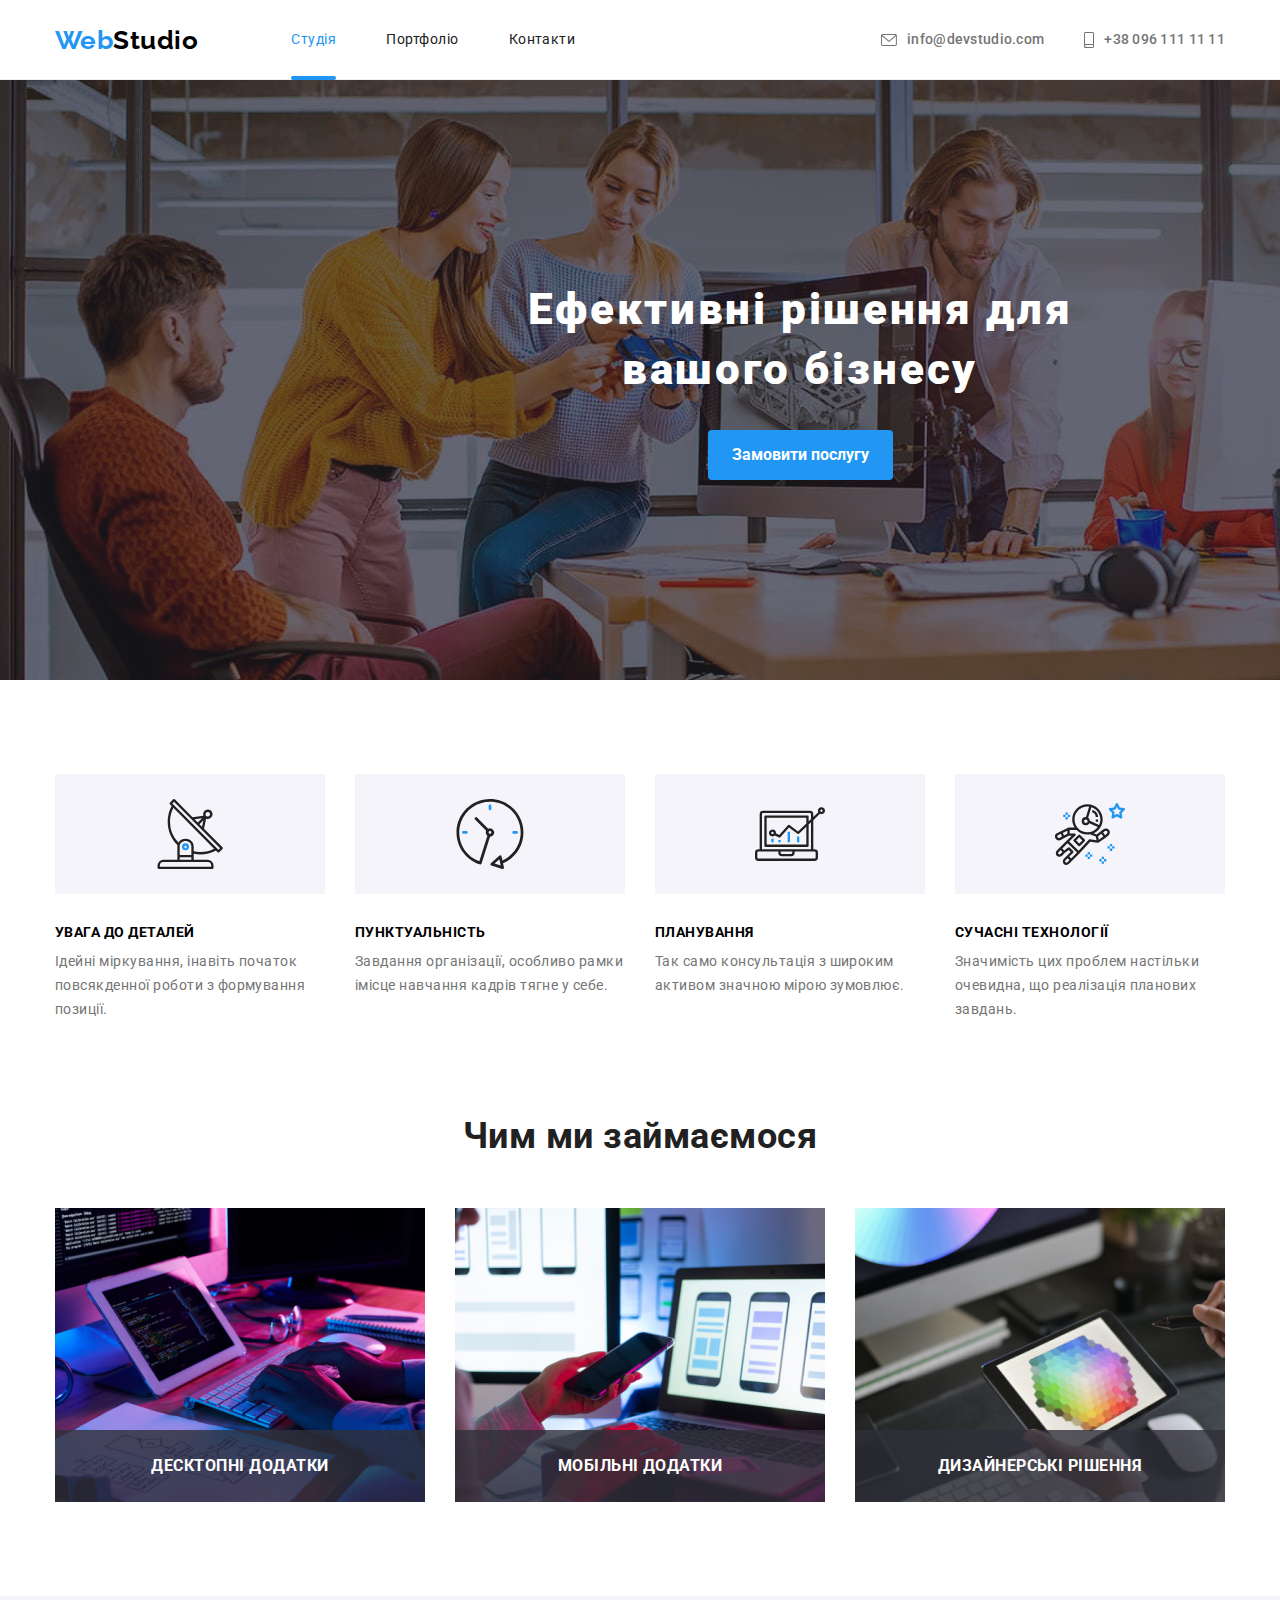
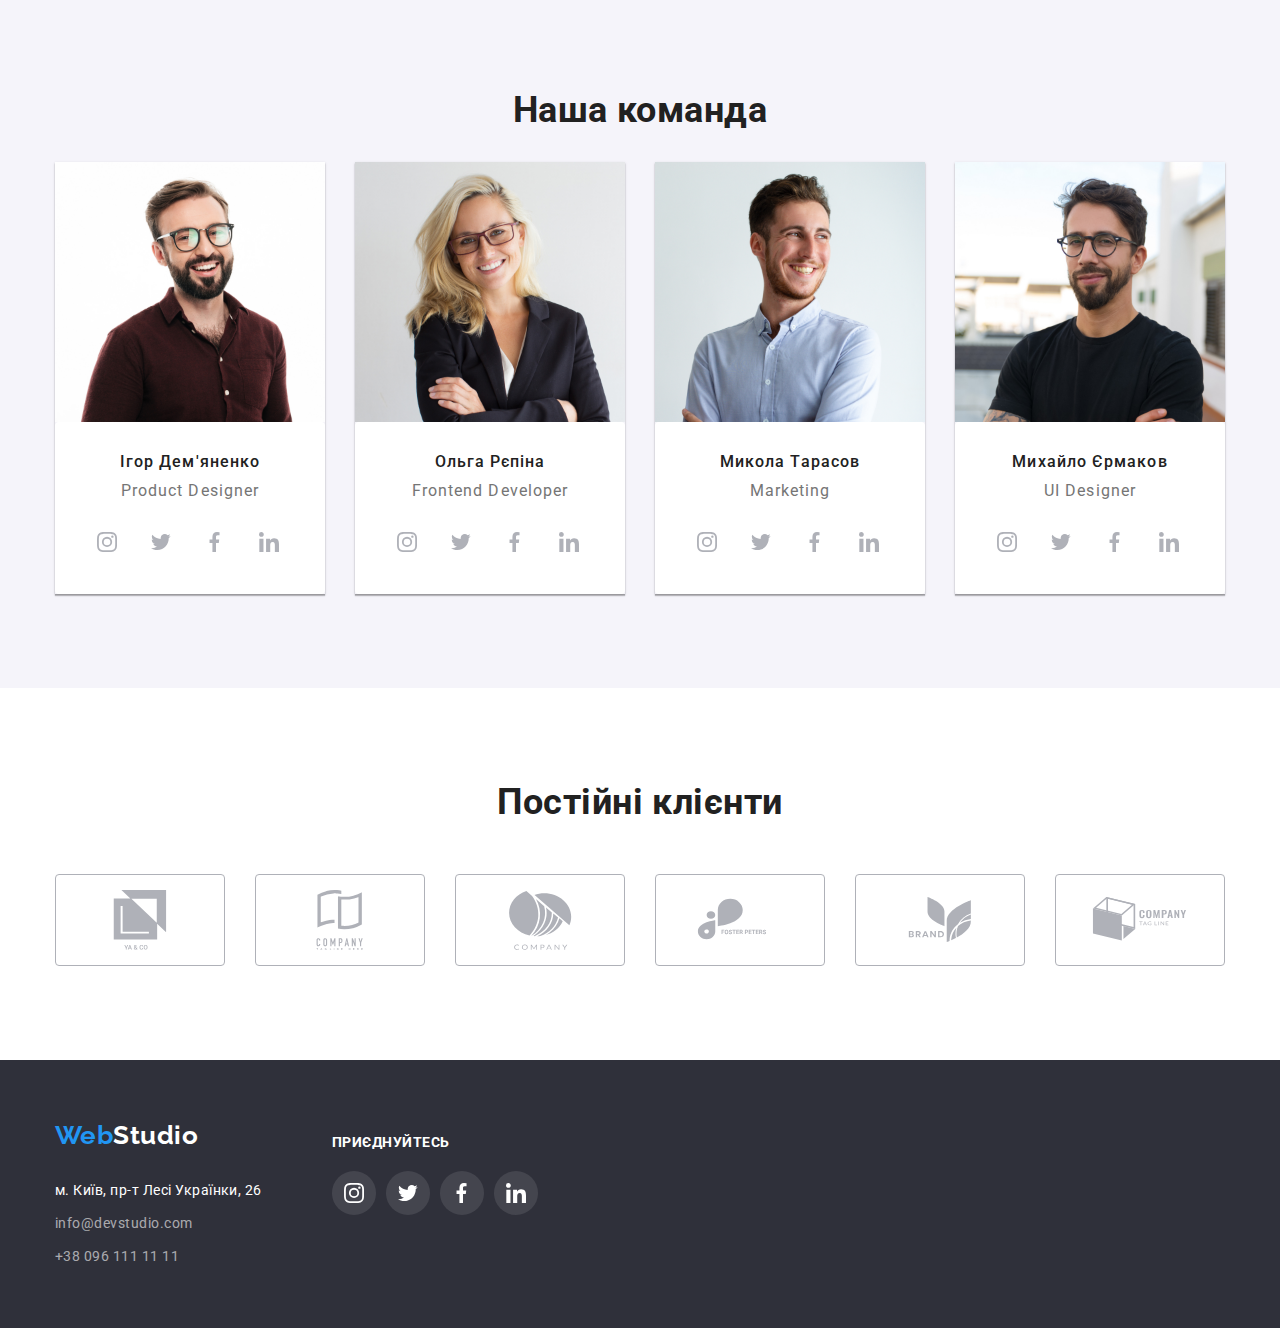
<file: index.html>
<!DOCTYPE html>
<html lang="en">
<head>
    <meta charset="UTF-8">
    <meta http-equiv="X-UA-Compatible" content="IE=edge">
    <meta name="viewport" content="width=device-width, initial-scale=1.0">
    <title>Document</title>
    <link rel="preconnect" href="https://fonts.googleapis.com">
    <link rel="preconnect" href="https://fonts.gstatic.com" crossorigin>
    <link href="https://fonts.googleapis.com/css2?family=Raleway:wght@700&family=Roboto:wght@400;500;700;900&display=swap" rel="stylesheet">
    <link rel="stylesheet" href="https://cdn.jsdelivr.net/npm/modern-normalize@1.1.0/modern-normalize.min.css">
    <link rel="stylesheet" href="./css/styles.css">
</head>
<body>

    <header class="header">
    <div class="container-header main-nav">
        <a href="./index.html" class="logo">
            Web<span class="studio">Studio</span>
        </a>
            <nav >
                <ul class=" site-nav list">
                    <li class="site-item"> <a href="./index.html" class="link site-title current">Студія</a></li>
                    <li class="site-item"> <a href="./portfolio.html" class=" link site-title">Портфоліо</a></li>
                    <li class="site-item"> <a href="./index.html" class="link site-title">Контакти</a></li>
                </ul>
            </nav>
        <ul class="contact list">
            <li class="nav-link link">
                <a href="mailto:" class="mail-title mail">
                    <svg width="16px" height="12px" class="mail-icon">
                        <use href="./images/symbol-defs.svg#icon-envelope-hover"></use>
                    </svg>info@devstudio.com
                </a>
                
            </li>
            <li class="nav-link link">
                <a href="tel:+" class="mail-title mail">
                    <svg width="10px" height="16px" class="mail-icon">
                        <use href="./images/symbol-defs.svg#icon-smartphone"></use>
                    </svg>+38 096 111 11 11
                </a>
            </li>
                
        </ul>
    </div>
    </header>

    <main>
        <div class="overlay">
            <section class="hero">
                <div class="container-hero">
                    <h1 class="hero-title">Ефективні рішення для <br> вашого бізнесу</h1>
                <button data-modal-open class="hero-list">Замовити послугу</button>
                </div>
            </section>
        </div>
        <section class="section">
            <div class="container">
                <ul class="futures list items">
                    <li class="title-items">
                        <div class="icon">
                            <svg width="70px" height="70px" class="icon-Group-1">
                                <use href="./images/symbol-defs.svg#icon-Group-1"></use>
                            </svg>

                        </div>
                        
                        <h3 class="title">УВАГА ДО ДЕТАЛЕЙ</h3>
                        <p class="desc">Ідейні міркування, інавіть початок повсякденної роботи з формування позиції.</p>
                    </li>
                    <li class="title-items">
                        <div class="icon">
                            <svg width="70px" height="70px" class="icon-clock-1">
                                <use href="./images/symbol-defs.svg#icon-clock-1"></use>
                            </svg>
                        </div>
                        <h3 class="title">ПУНКТУАЛЬНІСТЬ</h3>
                        <p class="desc">Завдання організації, особливо рамки імісце навчання кадрів тягне у себе.</p>
                    </li>
                    <li class="title-items">
                        <div class="icon">
                            <svg width="70px" height="70px" class="icon-diagram-1">
                                <use href="./images/symbol-defs.svg#icon-diagram-1"></use>
                            </svg>

                        </div>
                        <h3 class="title">ПЛАНУВАННЯ</h3>
                        <p class="desc">Так само консультація з широким активом значною мірою зумовлює.</p>
                    </li>
                    <li class="title-items">
                        <div class="icon">
                            <svg width="70px" height="70px" class="icon-astronaut-1">
                                <use href="./images/symbol-defs.svg#icon-astronaut-1"></use>
                            </svg>

                        </div>
                        <h3 class="title">СУЧАСНІ ТЕХНОЛОГІЇ</h3>
                        <p class="desc desc-items">Значимість цих проблем настільки очевидна, що реалізація планових завдань.</p>
                    </li>
                </ul>
            </div> 
        </section>
        <section class="section-work">
            <div class="container">
                <h2 class="heading">Чим ми займаємося</h2>
                <ul class="list image-block">
                    <li class="image-title">
                        <img class="image" src="./images/img.jpg" alt="робота за ноутбуком" width="370">
                        <p class="work">Десктопні додатки</p>
                    </li>
                    <li class="image-title">
                        <img class="image" src="./images/img(1).jpg" alt="ноутбук на столі" width="370">
                        <p class="work">Мобільні додатки</p>
                    </li>
                    <li class="image-title">
                        <img class="image" src="./images/img(2).jpg" alt="планшет в руках" width="370">
                        <p class="work">Дизайнерські рішення</p>
                    </li>
               </ul>
            </div>
        </section>
       
        <section class="sidebar">
            <div class="side-container">
                <h2 class="heading-sitebar">Наша команда</h2>
                <ul class="list sidebar-container">
                    <li class="flex-title">
                        <div class="">
                            <img src="./images/img(0)(1).jpg" alt="продукт дезайнер" width="270">
                        </div>
                        <div class="flex-contant">
                            <h3 class="section-title">Ігор Дем'яненко</h3>
                            <p class="item">Product Designer</p>
                            <ul class="social-list list">
                                <li class="soc-team">
                                    <a href="#" class="socl-link"><svg width="20px" height="20px">
                                        <use href="./images/symbol-defs.svg#icon-instagram"></use>
                                    </svg></a>
                                </li>
                                <li class="soc-team">
                                    <a href="#" class="socl-link"><svg width="20px" height="20px">
                                        <use href="./images/symbol-defs.svg#icon-twitter"></use>
                                    </svg></a>
                                </li>
                                <li class="soc-team">
                                    <a href="#" class="socl-link"><svg width="20px" height="20px">
                                        <use href="./images/symbol-defs.svg#icon-facebook"></use>
                                    </svg></a>
                                </li>
                                <li class="soc-team">
                                    <a href="#" class="socl-link"><svg width="20px" height="20px">
                                        <use href="./images/symbol-defs.svg#icon-linkedin"></use>
                                    </svg></a>
                                </li>
                            </ul>
                        </div>
                    </li>
                    <li class="flex-title">
                        <div class="">
                            <img src="./images/img(1)(1).jpg" alt="фронтенд розробник" width="270">
                        </div>
                        <div class="flex-contant">
                            <h3 class="section-title">Ольга Рєпіна</h3>
                        <p class="item">Frontend Developer</p>
                        <ul class="social-list list">
                            <li class="soc-team">
                                <a href="#" class="socl-link"><svg width="20px" height="20px">
                                    <use href="./images/symbol-defs.svg#icon-instagram"></use>
                                </svg></a>
                            </li>
                            <li class="soc-team">
                                <a href="#" class="socl-link"><svg width="20px" height="20px">
                                    <use href="./images/symbol-defs.svg#icon-twitter"></use>
                                </svg></a>
                            </li>
                            <li class="soc-team">
                                <a href="#" class="socl-link"><svg width="20px" height="20px">
                                    <use href="./images/symbol-defs.svg#icon-facebook"></use>
                                </svg></a>
                            </li>
                            <li class="soc-team">
                                <a href="#" class="socl-link"><svg width="20px" height="20px">
                                    <use href="./images/symbol-defs.svg#icon-linkedin"></use>
                                </svg></a>
                            </li>
                        </ul>
                        </div>
                          
                    </li>
                    <li class="flex-title">
                        <div class="">
                            <img src="./images/img(2)(1).jpg" alt="маркетинг" width="270">
                        </div>
                        <div class="flex-contant">
                            <h3 class="section-title">Микола Тарасов</h3>
                            <p class="item">Marketing</p>
                            <ul class="social-list list">
                                <li class="soc-team">
                                    <a href="#" class="socl-link"><svg width="20px" height="20px">
                                        <use href="./images/symbol-defs.svg#icon-instagram"></use>
                                    </svg></a>
                                </li>
                                <li class="soc-team">
                                    <a href="#" class="socl-link"><svg width="20px" height="20px">
                                        <use href="./images/symbol-defs.svg#icon-twitter"></use>
                                    </svg></a>
                                </li>
                                <li class="soc-team">
                                    <a href="#" class="socl-link"><svg width="20px" height="20px">
                                        <use href="./images/symbol-defs.svg#icon-facebook"></use>
                                    </svg></a>
                                </li>
                                <li class="soc-team">
                                    <a href="#" class="socl-link"><svg width="20px" height="20px">
                                        <use href="./images/symbol-defs.svg#icon-linkedin"></use>
                                    </svg></a>
                                </li>
                            </ul>
                        </div>
                    </li>
                    <li class="flex-title">
                        <div class="">
                            <img src="./images/img(3)(1).jpg" alt="юл дизайнер" width="270">
                        </div>
                        <div class="flex-contant">
                            <h3 class="section-title">Михайло Єрмаков</h3>
                            <p class="item">UI Designer</p>
                            <ul class="social-list list">
                                <li class="soc-team">
                                    <a href="#" class="socl-link"><svg width="20px" height="20px">
                                        <use href="./images/symbol-defs.svg#icon-instagram"></use>
                                    </svg></a>
                                </li>
                                <li class="soc-team">
                                    <a href="#" class="socl-link"><svg width="20px" height="20px">
                                        <use href="./images/symbol-defs.svg#icon-twitter"></use>
                                    </svg></a>
                                </li>
                                <li class="soc-team">
                                    <a href="#" class="socl-link"><svg width="20px" height="20px">
                                        <use href="./images/symbol-defs.svg#icon-facebook"></use>
                                    </svg></a>
                                </li>
                                <li class="soc-team">
                                    <a href="#" class="socl-link"><svg width="20px" height="20px">
                                        <use href="./images/symbol-defs.svg#icon-linkedin"></use>
                                    </svg></a>
                                </li>
                            </ul>
                        </div>
                    </li>
                </ul>
            </div>        
        </section>
        <section class="section">
            <div class="container">
                <h2 class="customers">Постійні клієнти</h2>
                <ul class="client list items">
                    <li class="item-clients">
                        <a href="" class="clients">
                            <svg width="106px" height="60px" class="clients-icon">
                                <use href="./images/symbol-defs.svg#icon-Union"></use>
                            </svg>
                        </a>
                    </li>
                    <li class="item-clients">
                        <a href="" class="clients">
                            <svg width="106px" height="60px" class="clients-icon">
                                <use href="./images/symbol-defs.svg#icon-company"></use>
                            </svg>
                        </a>
                    </li>
                    
                    <li class="item-clients">
                        <a href="" class="clients">
                            <svg width="106px" height="60px" class="clients-icon">
                                <use href="./images/symbol-defs.svg#icon-Object"></use>
                            </svg>
                        </a>
                    </li>
                    <li class="item-clients">
                        <a href="" class="clients">
                            <svg width="106px" height="60px" class="clients-icon">
                                <use href="./images/symbol-defs.svg#icon-Logo"></use>
                            </svg>
                        </a>
                    </li>
                    <li class="item-clients">
                        <a href="" class="clients">
                            <svg width="106px" height="60px" class="clients-icon">
                                <use href="./images/symbol-defs.svg#icon-Logo-1"></use>
                            </svg>
                        </a>
                    </li>
                    <li class="item-clients">
                        <a href="" class="clients">
                            <svg width="106px" height="60px" class="clients-icon">
                                <use href="./images/symbol-defs.svg#icon-Logo-2"></use>
                            </svg>
                        </a>
                    </li>
                </ul>

            </div>
        </section>
    </main>
    <div class="backdrop is-hidden" data-modal>
        <div class="modal">
            <button data-modal-close type="button" class="modal-button">
                <svg width="18px" height="18px" class="icon-close">
                    <use href="./images/symbol-defs2.svg#icon-close-black-18dp"></use>
                </svg>
            </button>
        </div>
    </div>
    <footer class="footer">
        <div class="container-footer">
            <div>
                <a href="#" class="headline logo">
                    Web<span class="logo-title">Studio</span>
                </a>
                <address class="adress">м. Київ, пр-т Лесі Українки, 26</address>
                <ul class="list"> 
                    <li class="navigation"><a href="mailto:" class="contacts">info@devstudio.com</a></li> 
                    <li class="navigation"><a href="tel:+" class="mailto contacts">+38 096 111 11 11</a></li>
                </ul>
            </div>
            <div class="socials">
                <h2 class="join">приєднуйтесь</h2>
                <ul class="social-list list">
                    <li class="social-team">
                        <a href="#" class="social-link"><svg width="20px" height="20px" class="social-nav">
                        <use href="./images/symbol-defs.svg#icon-instagram"></use>
                    </svg></a>
                    </li>
                    <li class="social-team">
                        <a href="#" class="social-link"><svg width="20px" height="20px" class="social-nav">
                            <use href="./images/symbol-defs.svg#icon-twitter"></use>
                        </svg></a>
                    </li>
                    <li class="social-team">
                        <a href="#" class="social-link"><svg width="20px" height="20px" class="social-nav">
                            <use href="./images/symbol-defs.svg#icon-facebook"></use>
                        </svg></a>
                        
                    </li>
                    <li class="social-team">
                        <a href="#" class="social-link"><svg width="20px" height="20px" class="social-nav">
                            <use href="./images/symbol-defs.svg#icon-linkedin"></use>
                        </svg></a>
                    </li>
                </ul>
            </div>
        </div>
    </footer>
    <script src="./js/modal.js"></script>
    <script>
        const { height: HeaderHeight} = document
        .querySelector(".header")
        .getBoundingClientRect();

        document.body.style.paddingTop = '${HeaderHeight}px'
    </script>
</body>
</html>
</file>
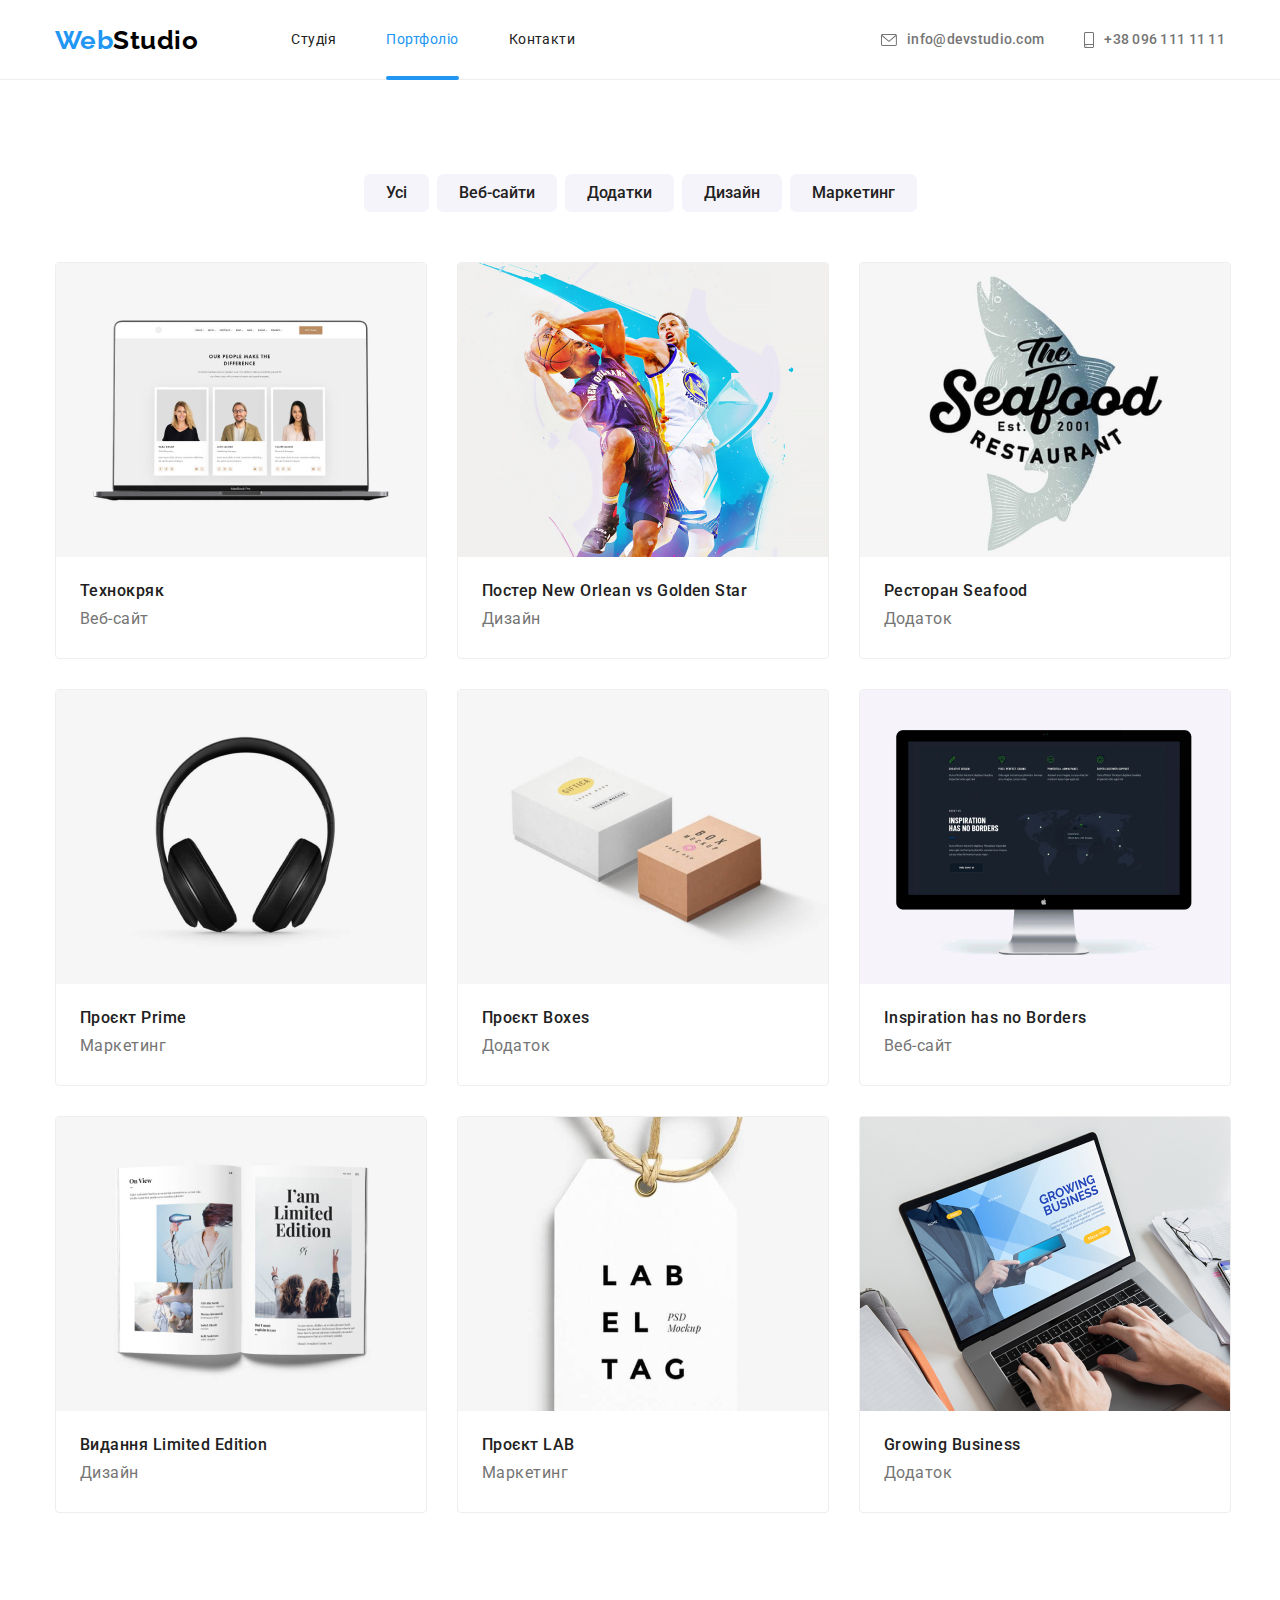
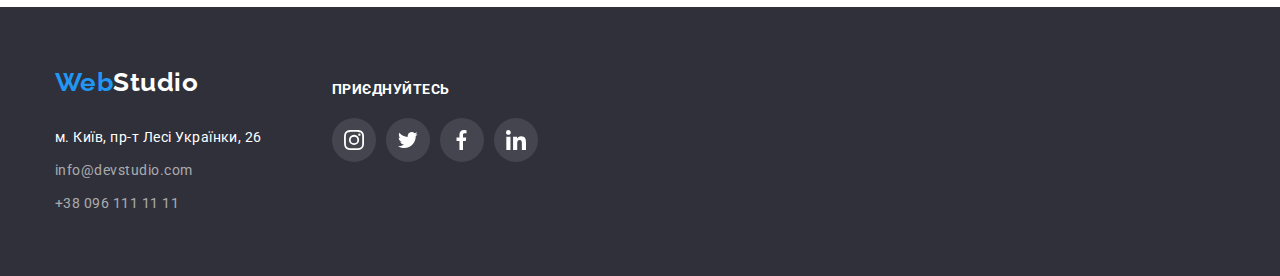
<file: portfolio.html>
<!DOCTYPE html>
<html lang="en">
<head>
    <meta charset="UTF-8">
    <meta http-equiv="X-UA-Compatible" content="IE=edge">
    <meta name="viewport" content="width=device-width, initial-scale=1.0">
    <title>Document</title>
    <link rel="preconnect" href="https://fonts.googleapis.com">
<link rel="preconnect" href="https://fonts.gstatic.com" crossorigin>
<link href="https://fonts.googleapis.com/css2?family=Raleway:wght@700&family=Roboto:wght@400;500;700;900&display=swap" rel="stylesheet">
<link rel="stylesheet" href="https://cdn.jsdelivr.net/npm/modern-normalize@1.1.0/modern-normalize.min.css">
<link rel="stylesheet" href="./css/styles.css">
</head>
<body>
    <header class="header">
        <div class=" container-header main-nav">
            <a href="./index.html" class="logo">
                Web<span class="studio">Studio</span>
            </a>
                <nav>
                    <ul class="site-nav list">
                        <li class="site-item"> <a href="./index.html" class="link site-title">Студія</a></li>
                        <li class="site-item"> <a href="./portfolio.html" class="link site-title current">Портфоліо</a></li>
                        <li class="site-item"> <a href="./index.html" class="link site-title">Контакти</a></li>
                    </ul>
                </nav>
            <ul class="contact list">
                <li class="nav-link link">
                    <a href="mailto:" class="mail-title mail">
                        <svg width="16px" height="12px" class="mail-icon">
                            <use href="./images/symbol-defs.svg#icon-envelope-hover"></use>
                        </svg>info@devstudio.com
                    </a>
                    
                </li>
                <li class="nav-link link">
                    <a href="tel:+" class="mail-title mail">
                        <svg width="10px" height="16px" class="mail-icon">
                            <use href="./images/symbol-defs.svg#icon-smartphone"></use>
                        </svg>+38 096 111 11 11
                    </a>
                </li> 
            </ul>
        </div>
    </header>

    <main>
        <section class="section-button">
            <div class="container">
                <ul class="list button">
                    <li class="button-list"> <button type="button" class="primary-button button-title">Усі</button></li>
                    <li class="button-list"> <button type="button" class="button-title">Веб-сайти</button></li>
                    <li class="button-list"> <button type="button" class="button-title">Додатки</button></li>
                    <li class="button-list"> <button type="button" class="button-title">Дизайн</button></li>
                    <li class="button-list"> <button type="button" class="button-title">Маркетинг</button></li>
                </ul>
            </div>
        </section>
    <section class="section-flex">
        <div class="container">
            <ul class=" flex-container list">
                <li class="flex-section">
                    <div class="flex">
                        <div class="flex-thumb">
                            <img src="./images/img1.jpg" alt="екран ноутбука" width="370" height="294">
                           <div class="card-image">
                            <p class="flex-text">Ресурс пропонує комплексні пропозиції з різним рівнем функціоналу та сервісів. Все це дозволить відвідувачу отримати вичерпні відомості про компанію чи приватну особу.</p>
                           </div>
                        </div>
                            <div class="flex-contants">
                                <h2 class="section-title">Технокряк</h2>
                                <p class="text">Веб-сайт</p>
                            </div>
                    </div>    
                </li>
                <li class="flex-section">
                    <div class="flex">
                        <div class="flex-thumb">
                            <img src="./images/img2.jpg" alt="баскетболісти" width="370">
                            <div class="card-image">
                                <p class="flex-text">Ресурс пропонує комплексні пропозиції з різним рівнем функціоналу та сервісів. Все це дозволить відвідувачу отримати вичерпні відомості про компанію чи приватну особу.</p>
                            </div>
                        </div>
                        <div class="flex-contants">
                            <h2 class="section-title">Постер New Orlean vs Golden Star</h2>
                            <p class="text">Дизайн</p>
                        </div>
                    </div>   
                </li>
                <li class="flex-section">
                    <div class="flex">
                        <div class="flex-thumb">
                            <img src="./images/img3.jpg " alt="риба логотип ресторану" width="370">
                            <div class="card-image">
                                <p class="flex-text">Ресурс пропонує комплексні пропозиції з різним рівнем функціоналу та сервісів. Все це дозволить відвідувачу отримати вичерпні відомості про компанію чи приватну особу.</p>
                            </div>
                        </div>
                        <div class="flex-contants">
                            <h2 class="section-title">Ресторан Seafood</h2>
                            <p class="text">Додаток</p>
                        </div>
                    </div>  
                </li>
                <li class="flex-section">
                    <div class="flex">
                        <div class="flex-thumb">
                            <img src="./images/img4.jpg" alt="навушники" width="370">
                            <div class="card-image">
                                <p class="flex-text">Ресурс пропонує комплексні пропозиції з різним рівнем функціоналу та сервісів. Все це дозволить відвідувачу отримати вичерпні відомості про компанію чи приватну особу.</p>
                            </div>
                        </div>
                        <div class="flex-contants">
                            <h2 class="section-title">Проєкт Prime</h2>
                            <p class="text">Маркетинг</p>
                        </div>
                    </div>  
                </li>
                <li class="flex-section">
                    <div class="flex">
                        <div class="flex-thumb">
                            <img src="./images/img5.jpg" alt="коробки" width="370">
                            <div class="card-image">
                                <p class="flex-text">Ресурс пропонує комплексні пропозиції з різним рівнем функціоналу та сервісів. Все це дозволить відвідувачу отримати вичерпні відомості про компанію чи приватну особу.</p>
                            </div>
                        </div>
                        <div class="flex-contants">
                            <h2 class="section-title">Проєкт Boxes</h2>
                            <p class="text">Додаток</p>
                        </div>
                    </div> 
                </li>
                <li class="flex-section">
                    <div class="flex">
                        <div class="flex-thumb">
                            <img src="./images/img6.jpg" alt="монітор комп'ютера" width="370">
                            <div class="card-image">
                                <p class="flex-text">Ресурс пропонує комплексні пропозиції з різним рівнем функціоналу та сервісів. Все це дозволить відвідувачу отримати вичерпні відомості про компанію чи приватну особу.</p>
                            </div>
                        </div>
                        <div class="flex-contants">
                            <h2 class="section-title">Inspiration has no Borders</h2>
                            <p class="text">Веб-сайт</p>
                        </div>
                    </div>     
                </li>
                <li class="flex-section">
                    <div class="flex">
                        <div class="flex-thumb">
                            <img src="./images/img7.jpg" alt="журнал" width="370">
                            <div class="card-image">
                                <p class="flex-text">Ресурс пропонує комплексні пропозиції з різним рівнем функціоналу та сервісів. Все це дозволить відвідувачу отримати вичерпні відомості про компанію чи приватну особу.</p>
                            </div>
                        </div>
                        <div class="flex-contants">
                            <h2 class="section-title">Видання Limited Edition</h2>
                            <p class="text">Дизайн</p>
                        </div>
                    </div>    
                </li>
                <li class="flex-section">
                    <div class="flex">
                        <div class="flex-thumb">
                            <img src="./images/img8.jpg" alt="єтикетка" width="370">
                            <div class="card-image">
                                <p class="flex-text">Ресурс пропонує комплексні пропозиції з різним рівнем функціоналу та сервісів. Все це дозволить відвідувачу отримати вичерпні відомості про компанію чи приватну особу.</p>
                            </div>
                        </div>
                        <div class="flex-contants">
                            <h2 class="section-title">Проєкт LAB</h2>
                            <p class="text">Маркетинг</p>
                        </div>
                    </div>
                </li>
                <li class="flex-section">
                    <div class="flex">
                        <div class="flex-thumb">
                            <img src="./images/img9.jpg" alt="робота за ноутбуком" width="370">
                            <div class="card-image">
                                <p class="flex-text">Ресурс пропонує комплексні пропозиції з різним рівнем функціоналу та сервісів. Все це дозволить відвідувачу отримати вичерпні відомості про компанію чи приватну особу.</p>
                            </div>
                        </div>
                        <div class="flex-contants">
                            <h2 class="section-title">Growing Business</h2>
                            <p class="text">Додаток</p>
                        </div>
                    </div>    
                </li>
            </ul> 
        </div>
    </section>   
    </main>
    <footer class="footer">
        <div class="container-footer">
            <div>
                <a href="#" class="headline logo">
                    Web<span class="logo-title">Studio</span>
                </a>
                <address class="adress">м. Київ, пр-т Лесі Українки, 26</address>
                <ul class="contacts-footer list"> 
                    <li class="navigation"><a href="mailto:" class="contacts">info@devstudio.com</a></li> 
                    <li class="navigation"><a href="tel:+" class="mailto contacts">+38 096 111 11 11</a></li>
                </ul>
            </div>
            <div class="socials">
                <h2 class="join">приєднуйтесь</h2>
                <ul class="social-list list">
                    <li class="social-team">
                        <a href="#" class="social-link"><svg width="20px" height="20px" class="social-nav">
                        <use href="./images/symbol-defs.svg#icon-instagram"></use>
                    </svg></a>
                    </li>
                    <li class="social-team">
                        <a href="#" class="social-link"><svg width="20px" height="20px" class="social-nav">
                            <use href="./images/symbol-defs.svg#icon-twitter"></use>
                        </svg></a>
                    </li>
                    <li class="social-team">
                        <a href="#" class="social-link"><svg width="20px" height="20px" class="social-nav">
                            <use href="./images/symbol-defs.svg#icon-facebook"></use>
                        </svg></a>
                        
                    </li>
                    <li class="social-team">
                        <a href="#" class="social-link"><svg width="20px" height="20px" class="social-nav">
                            <use href="./images/symbol-defs.svg#icon-linkedin"></use>
                        </svg></a>
                    </li>
                </ul>
            </div>
        </div>
    </footer>
    <script>
        const { height: HeaderHeight} = document
        .querySelector(".header")
        .getBoundingClientRect();

        document.body.style.paddingTop = '${HeaderHeight}px'
    </script>
</body>
</html>
</file>
<file: css/styles.css>
:root{
    --primery-text-color:#757575;
    --title-text-color:#000000;
    --accent-text-color:#2196F3;
    --primary-white-color:#FFFFFF;
    --primery-button-color:#212121;
}
p,ul,h1,h2,h3,h4,h5,h6{
    margin: 0;
    padding: 0;
}

body {
    padding-top: 80px;
    font-family: roboto, sans-serif;
    background-color:var(--primary-white-color);
    color: var(--primery-text-color);
    letter-spacing: 0.03em;
/* хедер */
}
.container-header{
    width: 1200px;
    height: 80px;
    padding-left: 15px;
    padding-right: 15px;
    margin-left: auto;
    margin-right: auto; 
}
.header{
    position: fixed;
    height: 80px;
    width: 100%;
    top: 0;
    left: 0;
    background-color: var(--primary-white-color);
    margin-left: auto;
    margin-right: auto;
    border-bottom: 1px solid #eeeeee;
    z-index: 1;
}
.list{
    list-style: none;
}
.logo{
    color: var(--accent-text-color);
    font-family: 'Raleway';
    font-weight: 700;
    font-size: 26px;
    line-height: 1.19;
    text-decoration: none;
}
.studio{
    color: var(--title-text-color);
}
.main-nav{
    display: flex;
    align-items: center;
}
.contact{
    display: flex;
    margin-left: auto;
    font-weight: 500;
    font-size: 14px;
    line-height: 1.14;
    letter-spacing: 0.02em;
}
.contact .link + .link{
    margin-left: 40px; 
}

.site-nav{
    display: flex;
    margin-left: 93px;
}

.site-nav .site-item + .site-item{
margin-left: 50px;
}

.site-title{
    position: relative;
    display: block;
    padding-top: 32px;
    padding-bottom: 33px;
    font-size: 14px;
    line-height: 1.14;
    color: var(--primery-button-color);
    text-decoration: none;
    transition: color 250ms cubic-bezier(0.4, 0, 0.2, 1);
}
.site-title::after{
    content: "";
    position: absolute;
    left: 0;
    bottom: 0;
    width: 100%;
    height: 4px;
    background-color: var(--accent-text-color);
    border-radius: 2px;
    transform: scaleX(0);
    transition: transform 250ms cubic-bezier(0.4, 0, 0.2, 1);
}


.site-title.current::after{
    content: "";
    position: absolute;
    left: 0;
    bottom: 0;
    width: 100%;
    height: 4px;
    background-color: var(--accent-text-color);
    border-radius: 2px;
    transform: scaleX(1);
    transition: transform 250ms cubic-bezier(0.4, 0, 0.2, 1);
}
.site-title:hover::after, .site-title:focus::after{
    transform: scaleX(1);
}
.site-title:hover, .site-title:focus{
    color: var(--accent-text-color);
}
.current{
    color: var(--accent-text-color);
}

.nav-link{
    display: flex;
    text-align: center;
}

.mail-title{
    display: flex;
    padding-top: 32px;
    padding-bottom: 32px;
    fill: var(--primery-text-color);
    justify-content: center;
    align-items: center;
    transition: color 250ms cubic-bezier(0.4, 0, 0.2, 1), fill 250ms cubic-bezier(0.4, 0, 0.2, 1);
}
.mail{
    color: var(--primery-text-color);
    text-decoration: none;
}
.mail-icon{
    margin-right: 10px;
}
.mail-title:hover,
.mail-title:focus{
    fill: var(--accent-text-color); 
    color: var(--accent-text-color);     
}

/* main */
.container{
    width: 1200px;
    padding-left: 15px;
    padding-right: 15px;
    margin-left: auto;
    margin-right: auto; 
    background-color: var(--primary-white-color);
}
.side-container{
    width: 1200px;
    padding-left: 15px;
    padding-right: 15px;
    margin-left: auto;
    margin-right: auto; 
    background-color: #F5F4FA;
}

.section{
    margin-left: auto;
    margin-right: auto;
    padding-top: 94px;
    padding-bottom: 94px;
}
img{
    display: block;
}
.section-button{
    margin-left: auto;
    margin-right: auto;
    padding-top: 94px;
    background-color: var(--primary-white-color);
}

.button{
    height: 38px;
    display: flex;
    align-items: center;
    justify-content: center;
    background-color: var(--primary-white-color);
    margin-left: auto;
    margin-right: auto;

}
.button-list{
    margin-left: 8px;
    background-color: #F5F4FA;
    border-radius: 7px;

}
.button-list:first-child{
    margin: 0;
}
.button-title{
    font-family: inherit;
    padding: 6px 22px;
    color: var(--primery-button-color);
    background-color: #F5F4FA;
    font-weight: 500;
    font-size: 16px;
    line-height: 1.63;
    align-items: center;
    text-align: center;
    border-radius: 7px;
    border: none;
    cursor: pointer;
    transition: color 250ms cubic-bezier(0.4, 0, 0.2, 1), background-color 250ms cubic-bezier(0.4, 0, 0.2, 1), box-shadow 250ms cubic-bezier(0.4, 0, 0.2, 1);

}
.button-title:hover,
.button-title:focus{
    box-shadow:0px 2px 2px rgba(0, 0, 0, 0.12), 0px 1px 2px rgba(0, 0, 0, 0.08), 0px 3px 1px rgba(0, 0, 0, 0.1);
    background-color: var(--accent-text-color);
    color: var(--primary-white-color);
}


.heading{
    color: var(--primery-button-color) ;
    margin-top: 0;
    margin-bottom: 0;
    font-weight: 700;
    font-size: 36px;
    line-height: 1.16;
    text-align: center;
}
.heading-sitebar{
    color: var(--primery-button-color) ;
    font-weight: 700;
    font-size: 36px;
    line-height: 1.16;
    text-align: center;
}
.section-title{
    color: #212121;
    font-weight: 500;
    font-size: 16px;
    line-height: 1.19;
    margin-bottom: 4px;
}
.section-flex{
    margin-left: auto;
    margin-right: auto;
    padding-top: 50px;
    padding-bottom: 94px;
    background-color: var(--primary-white-color);
}
.flex-container{
    padding: 0;
    margin-right: -10px;
    list-style: none;
    display: flex;
    flex-wrap: wrap;
}
.flex-container:hover .flex-section{
    opacity: 1;
}
.sidebar-container{
    margin-right: -10px;
    margin-top: 30px;
    display: flex;
    flex-wrap: wrap;
    background-color: #F5F4FA;
}
.flex-section{
    margin-left: 30px;
    margin-top: 30px;
    border: 1px solid #eeeeee;
    border-radius: 4px;
}
.flex-section:nth-child(-n+3){
    margin-top: 0;
}
.flex-section:hover,
.flex-section:focus{
    box-shadow:1px 4px 6px rgba(0, 0, 0, 0.16), 0px 4px 4px rgba(0, 0, 0, 0.06), 0px 1px 1px rgba(0, 0, 0, 0.12);
}

.flex-thumb{
    position: relative;
    overflow: hidden;

}
.card-image::before{
    content: '';
    top: 0;
    right: 0;
    width: 100%;
    height: 100%;
    background-color: rgba(33, 150, 243, 0.9);
}
.card-image::before, .flex-text{
    display: block;
    position: absolute;
    transform: translateY(100%);
    transition: transform 250ms cubic-bezier(0.4, 0, 0.2, 1),  opacity 250ms cubic-bezier(0.4, 0, 0.2, 1);
}
.flex-text{
    top: 63px;
    left: 24px;
    color: var(--primary-white-color);
    font-size: 18px;
    line-height: 1.56;
    letter-spacing: 0.03em;
    text-align: left;
    opacity: 0;
}
.flex:hover .card-image::before,
.flex:hover .flex-text,
.flex:focus .flex-text,
.flex:focus .card-image::before{
    opacity: 1;
    transform: translateY(0);
}

.flex-contants{
    padding: 24px;
}

.flex-title{
    margin-left: 30px;
    font-weight: 700;
    font-size: 18px;
    line-height: 2;
    letter-spacing: 0.06em;
    box-shadow:0px 2px 1px rgba(0, 0, 0, 0.2), 0px 1px 1px rgba(0, 0, 0, 0.14), 0px 1px 3px rgba(0, 0, 0, 0.12);
}

.flex-section:nth-child(3n + 1){
    margin-left: 0px;
}
.flex-title:first-child{
    margin-left: 0;
}
.flex-contant{
    margin: 0;
    padding: 30px;
    background-color: var(--primary-white-color);
    text-align: center;
    border-radius: 4px;

}
.sidebar{
    margin-left: auto;
    margin-right: auto;
    padding-top: 94px;
    padding-bottom: 94px;
    background: #F5F4FA;
}
.soc-team{
    width: 44px;
    height: 44px;
    
    /* background-color: var(--primary-white-color); */

}

.socl-link{
    width: 100%;
    height: 100%;
    display: flex;
    color: #AFB1B8;
    fill: #AFB1B8;
    border-radius: 50%;
    justify-content: center;
    align-items: center;
    transition: background-color 250ms cubic-bezier(0.4, 0, 0.2, 1), fill 250ms cubic-bezier(0.4, 0, 0.2, 1);

}

.soc-team :hover,
.soc-team :focus{
    background-color: var(--accent-text-color);
    fill: var(--primary-white-color);
}

.overlay{
    width: 1600px;
    height: 600px;
    margin-left: auto;
    margin-right: auto;
    background-image: linear-gradient( 
        to right,
         rgba(47, 48, 58, 0.4), 
         rgba(47, 48, 58, 0.4)), 
         url(../images/Imgpfone.jpg);
    background-repeat: no-repeat;
    background-position: center;
}
.container-hero{
    width: 1200px;
    padding-left: 15px;
    padding-right: 15px;
    margin-left: auto;
    margin-right: auto;
}
.hero{
    height: 600px;
    margin-left: auto;
    margin-right: auto;
    padding-top: 94px;
    padding-bottom: 94px;
    text-align: center;
}

.hero .hero-title{
    color: var(--primary-white-color);
    margin-top: 106px;
    margin-bottom: 30px;
    letter-spacing: 0.06em;
    font-weight: 900;
    font-size: 44px;
    line-height: 1.36;
    text-align: center;
      
}
.hero-list{
    padding: 10px 24px;
    font-family: inherit;
    font-weight: 700;
    font-size: 16px;
    line-height: 1.88;
    text-align: center;
    color: var(--primary-white-color);
    background-color: var(--accent-text-color);
    border-radius: 4px;
    border: none;
    cursor: pointer;
    transition: background-color 250ms cubic-bezier(0.4, 0, 0.2, 1);

}
.hero-list:hover, .hero-list:focus{
    background-color: #188CE8;
}
.section-work{
    margin-left: auto;
    margin-right: auto;
    padding-bottom: 94px;
}
.image-block{
    display: flex;
}
.image-title{
    position: relative;
    margin-top: 50px;
    margin-left: 30px;
}
.image-title:first-child{
    margin-left: 0;
}

.work{
    padding: 27px;
    color: var(--primary-white-color);
    background-color: rgba(47, 48, 58, 0.8);
    font-weight: 700;
    line-height: 1.14;
    text-align: center;
    text-transform: uppercase;
    position: absolute;
    bottom: 0;
    width: 100%;
}
.item{
    margin-top: 10px;
    font-weight: 400;
    font-size: 16px;
    line-height: 1.19;
    color:var(--primery-text-color);
}
.text{
    margin: 0;
    color: var(--primery-text-color);
    font-weight: 400;
    font-size: 16px;
    line-height: 1.88;
}
.futures{
    display: flex;
}
.futures .title{
    width: 270px;
    color: var(--title-text-color);
    margin-top: 30px;
    margin-bottom: 10px;
    font-weight: 700;
    font-size: 14px;
    line-height: 1.17;
}
.title-items{
    margin-right:30px;    
}
.desc{
    width: 270px;
    height: 72px;
    font-weight: 400;
    font-size: 14px;
    line-height: 1.71;
}
.title-items:last-child{
    margin-right:0;    
}
.icon{
    display: flex;
    content: "";
    background-color: #F5F4FA;
    width: 270px;
    height: 120px;
    align-items: center;
    justify-content: center; 
}
.customers{
    color: var(--primery-button-color) ;
    background-color: var(--primary-white-color);
    margin-bottom: 50px;
    font-weight: 700;
    font-size: 36px;
    line-height: 1.16;
    text-align: center;
}
.client{
    display: flex;
    list-style: none;
    background-color: var(--primary-white-color);
}
.item-clients{
    margin-left: 30px;
}
.item-clients:first-child{
    margin-left: 0;
}
.clients{
    display: flex;
    content: "";
    background-color: #FFFFFF;
    width: 170px;
    height: 92px;
    border: 1px solid #AFB1B8;
    color: #afb1b8;
    border-radius: 4px;
    align-items: center;
    justify-content: center;
    transition: color 250ms cubic-bezier(0.4, 0, 0.2, 1), border 250ms cubic-bezier(0.4, 0, 0.2, 1);
}
.clients:hover,
.clients:focus{
    border-color: var(--accent-text-color);
    color: var(--accent-text-color);
}
.clients-icon{
    fill: currentColor;
}
/* футер */
.container-footer{
    display: flex;
    width: 1200px;
    padding-left: 15px;
    padding-right: 15px;
    margin-left: auto;
    margin-right: auto; 
}
.footer{
    margin-left: auto;
    margin-right: auto;
    background: #2F303A;
    padding-top: 60px;
    padding-bottom: 60px;
}
.logo-title{
    color: var(--primary-white-color);
}
.adress{
    margin-top: 28px;
    color: var(--primary-white-color);
    font-style: normal;
    font-weight: 400;
    font-size: 14px;
    line-height: 1.71;
    text-decoration: none;
}
.navigation{
    margin-top: 9px;
}
.contacts{
    color: rgba(255, 255, 255, 0.6);
    font-weight: 400;
    font-size: 14px;
    line-height: 1.71;
    text-decoration: none;
    transition: color 250ms cubic-bezier(0.4, 0, 0.2, 1);

}
.contacts:hover,
.contacts:focus{
color: var(--accent-text-color);
}

.join{
    font-weight: 700;
    font-size: 14px;
    line-height: 1.14;
    margin-top: 15px;
    color: var(--primary-white-color);
    margin-bottom: 20px;
    text-transform: uppercase;
}
.socials{
    display: block;
    justify-content: center;
    align-items: center;
    margin-left: 70px;
}
.social-team{
    width: 44px;
    height: 44px;
    background-color: rgba(255, 255, 255, 0.1);
    border-radius: 50%;
}
.social-team :hover,
.social-team :focus{
    background-color: var(--accent-text-color);
}
.social-list{
    display: flex;
    justify-content: flex-start;
    gap: 10px;
    margin-top: 20px;
}
.social-link{
    width: 100%;
    height: 100%;
    display: flex;
    border-radius: 50%;
    justify-content: center;
    align-items: center;
    transition: background-color 550ms cubic-bezier(0.4, 0, 0.2, 1);
}
.social-nav{
    fill: var(--primary-white-color);
}
/* модальное окно */
.backdrop{
    position: fixed;
    top: 0;
    left: 0;
    width: 100%;
    height: 100%;
    background-color: rgba(0, 0, 0, 0.2);
    opacity: 1;
    z-index: 2;
    transition: opacity 250ms cubic-bezier(0.4, 0, 0.2, 1);
}
.backdrop.is-hidden {
    opacity: 0;
    pointer-events: none;
}
.modal{
    position: absolute;
    top: 50%;
    left: 50%;
    border-radius: 4px;
    transform: translate(-50%, -50%);
    width: 528px;
    height: 581px;
    background-color: var(--primary-white-color);
}
.modal-button{
    position: absolute;
    width: 30px;
    height: 30px;
    top: 8px;
    right: 8px;
    padding: 0;
    border-radius: 50%;
    fill: #000000;
    border: 1px solid rgba(0, 0, 0, 0.1);
    background-color: #fff;
    cursor: pointer;
}
.icon-close{
    position: absolute;
    top: 5px;
    right: 5px;
}
</file>
